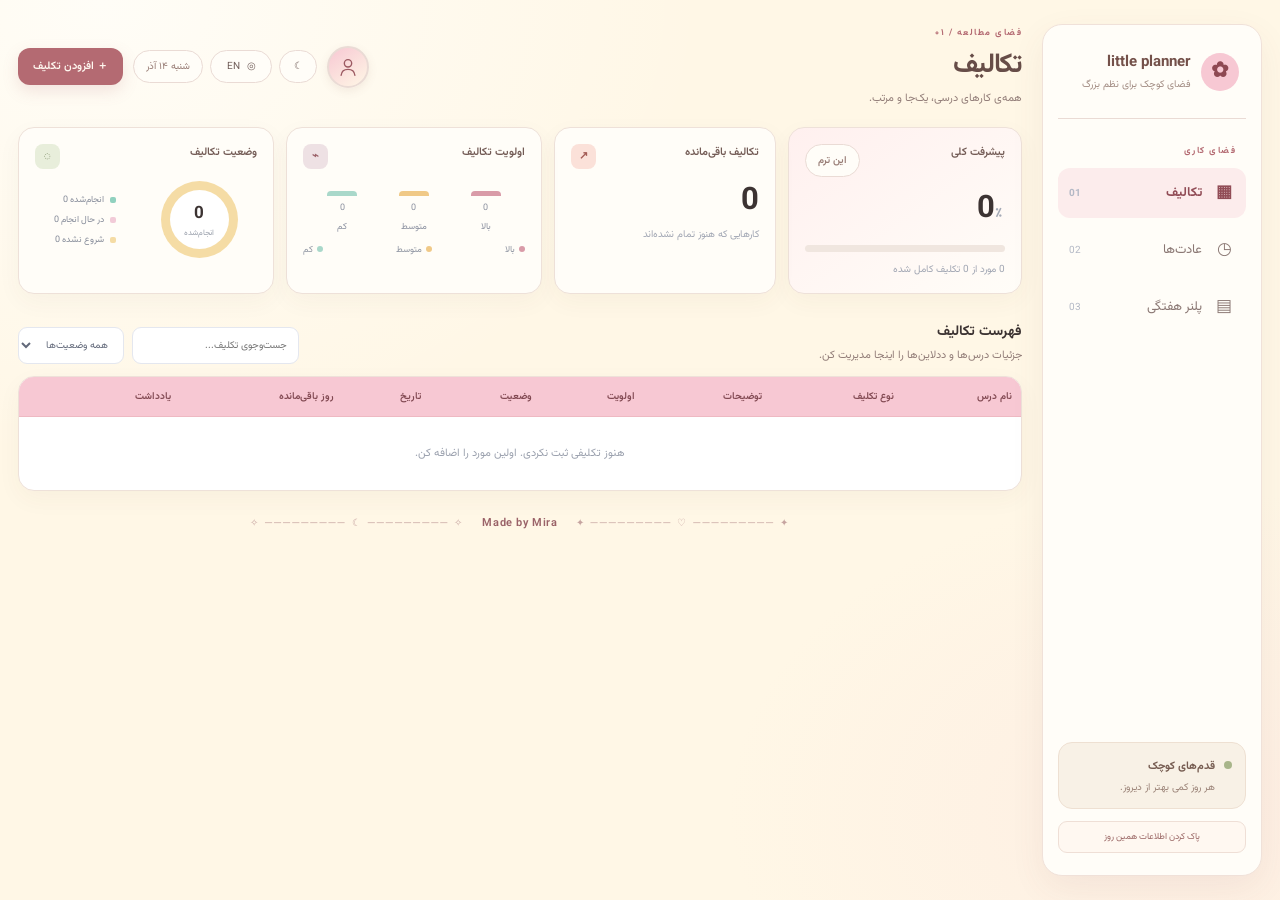
<file: index.html>
<!DOCTYPE html>
<html lang="fa" dir="rtl">
<head>
  <meta charset="UTF-8" />
  <meta name="viewport" content="width=device-width, initial-scale=1.0" />
  <title>Little Planner | Personal Dashboard</title>
  <link rel="preconnect" href="https://fonts.googleapis.com">
  <link rel="preconnect" href="https://fonts.gstatic.com" crossorigin>
  <link href="https://fonts.googleapis.com/css2?family=Vazirmatn:wght@400;500;600;700&display=swap" rel="stylesheet">
  <link rel="stylesheet" href="style.css" />
</head>
<body>
  <div class="app-shell">
    <aside class="sidebar">
      <div class="brand">
        <div class="brand-mark" aria-hidden="true">✿</div>
        <div><strong>little planner</strong><small>فضای کوچک برای نظم بزرگ</small></div>
      </div>
      <div class="sidebar-label">فضای کاری</div>
      <nav class="nav">
        <button class="nav-link active" data-view="assignments"><span class="nav-icon">▦</span><span>تکالیف</span><small>01</small></button>
        <button class="nav-link" data-view="habits"><span class="nav-icon">◷</span><span>عادت‌ها</span><small>02</small></button>
        <button class="nav-link" data-view="weekly"><span class="nav-icon">▤</span><span>پلنر هفتگی</span><small>03</small></button>
      </nav>
      <div class="sidebar-bottom">
        <div class="mini-note"><span class="note-dot"></span><div><b>قدم‌های کوچک</b><p>هر روز کمی بهتر از دیروز.</p></div></div>
        <button type="button" class="reset-demo-btn" id="clear-day-data">پاک کردن اطلاعات همین روز</button>
      </div>
    </aside>

    <main class="main">
      <header class="topbar">
        <div>
          <div class="eyebrow" id="top-eyebrow">STUDY SPACE / 01</div>
          <h1 id="page-title">تکالیف</h1>
          <p id="page-subtitle">همه‌ی کارهای درسی، یک‌جا و مرتب.</p>
        </div>
        <div class="top-actions">
          <button type="button" class="profile-avatar" aria-label="Profile" title="Little Planner profile"><svg viewBox="0 0 24 24" aria-hidden="true"><circle cx="12" cy="8" r="4"/><path d="M4.5 21c.5-4.1 3.2-6.4 7.5-6.4s7 2.3 7.5 6.4"/></svg></button><div class="top-toggles"><button type="button" id="theme-toggle" class="utility-btn" aria-label="Toggle theme">☾</button><button type="button" id="language-toggle" class="utility-btn language-btn">◎ <span>EN</span></button><span class="today-pill" id="today-label">امروز</span></div>
          <button class="primary-btn" id="main-add">＋ افزودن تکلیف</button>
        </div>
      </header>

      <section class="view active" id="view-assignments">
        <div class="summary-grid">
          <article class="summary-card progress-card">
            <div class="card-heading"><span>پیشرفت کلی</span><span class="tiny-tag">این ترم</span></div>
            <div class="big-number"><span id="assignment-progress">0</span><small>٪</small></div>
            <div class="progress-track"><span id="assignment-progress-bar"></span></div>
            <p class="muted" id="assignment-progress-copy">از تکالیف ثبت‌شده</p>
          </article>
          <article class="summary-card">
            <div class="card-heading"><span>تکالیف باقی‌مانده</span><span class="card-symbol peach">↗</span></div>
            <div class="big-number" id="remaining-count">0</div>
            <p class="muted">کارهایی که هنوز تمام نشده‌اند</p>
          </article>
          <article class="summary-card">
            <div class="card-heading"><span>اولویت تکالیف</span><span class="card-symbol lilac">⌁</span></div>
            <div class="mini-bars" id="priority-bars"></div>
            <div class="legend-row"><span><i class="dot dot-high"></i>بالا</span><span><i class="dot dot-medium"></i>متوسط</span><span><i class="dot dot-low"></i>کم</span></div>
          </article>
          <article class="summary-card">
            <div class="card-heading"><span>وضعیت تکالیف</span><span class="card-symbol mint">◌</span></div>
            <div class="status-chart"><div class="donut" id="assignment-donut"><div><b id="completed-count">0</b><small>انجام‌شده</small></div></div><div class="status-legend" id="assignment-legend"></div></div>
          </article>
        </div>

        <div class="section-heading">
          <div><h2>فهرست تکالیف</h2><p>جزئیات درس‌ها و ددلاین‌ها را اینجا مدیریت کن.</p></div>
          <div class="table-tools">
            <input id="assignment-search" class="search-input" placeholder="جست‌وجوی تکلیف..." />
            <select id="assignment-filter" class="select-input"><option value="all">همه وضعیت‌ها</option><option value="todo">شروع نشده</option><option value="doing">در حال انجام</option><option value="done">انجام شده</option></select>
          </div>
        </div>
        <div class="table-wrap">
          <table class="data-table">
            <thead><tr><th>نام درس</th><th>نوع تکلیف</th><th>توضیحات</th><th>اولویت</th><th>وضعیت</th><th>تاریخ</th><th>روز باقی‌مانده</th><th>یادداشت</th><th></th></tr></thead>
            <tbody id="assignments-body"></tbody>
          </table>
          <div class="empty-state" id="assignments-empty" hidden>هنوز تکلیفی ثبت نکردی. اولین مورد را اضافه کن.</div>
        </div>
      </section>

      <section class="view" id="view-habits">
        <div class="habit-top-grid">
          <article class="panel chart-panel">
            <div class="panel-title"><div><h2>روند استمرار</h2><p>تعداد عادت‌های انجام‌شده در روزهای اخیر</p></div><span class="tiny-tag">۳۰ روز اخیر</span></div>
            <div class="area-chart" id="habit-area-chart"></div>
          </article>
          <article class="panel compact-panel">
            <div class="panel-title"><div><h2>عادت‌های فعال</h2><p>عادت‌هایی که دنبال می‌کنی</p></div></div>
            <div id="habit-mini-list" class="habit-mini-list"></div>
          </article>
          <article class="panel compact-panel">
            <div class="panel-title"><div><h2>خلاصه‌ی امروز</h2><p>پیشرفت روزانه</p></div></div>
            <div class="habit-today-number"><b id="today-habit-percent">0%</b><span>از عادت‌ها کامل شده</span></div>
            <div class="progress-track"><span id="today-habit-bar"></span></div>
            <div class="small-stat-row"><span>انجام‌شده</span><b id="today-habit-done">0 از 0</b></div>
          </article>
        </div>
        <div class="section-heading habit-heading">
          <div><h2>تقویم پیگیری عادت‌ها</h2><p>برای ثبت عادت روزانه، خانه‌ی مربوط به امروز را علامت بزن.</p></div>
          <button class="primary-btn" id="add-habit">＋ عادت جدید</button>
        </div>
        <div class="panel habit-calendar-panel">
          <div class="calendar-legend"><span><i class="legend-square cyan"></i>سلامت</span><span><i class="legend-square green"></i>یادگیری</span><span><i class="legend-square purple"></i>سبک زندگی</span><span><i class="legend-square orange"></i>شخصی</span></div>
          <div class="habit-calendar-wrap"><table class="habit-calendar" id="habit-calendar"></table></div>
        </div>
        <div class="section-heading"><div><h2>لیست عادت‌ها</h2><p>اسم، دسته‌بندی و هدف هر عادت را ویرایش کن.</p></div></div>
        <div class="habit-cards" id="habit-cards"></div>
      </section>

      <section class="view" id="view-weekly">
        <div class="weekly-layout">
          <aside class="weekly-sidebar">
            <article class="panel month-panel">
              <div class="panel-title"><h2 id="mini-month-title">تقویم ماه</h2><div class="calendar-nav"><button type="button" id="month-prev" aria-label="ماه قبل">‹</button><button type="button" id="month-today">امروز</button><button type="button" id="month-next" aria-label="ماه بعد">›</button></div></div><div class="selected-date-label" id="selected-date-label"></div><div class="mini-calendar" id="mini-calendar"></div>
            </article>
            <article class="panel weekly-progress-panel">
              <div class="panel-title"><h2>پیشرفت هفتگی</h2></div>
              <div class="weekly-progress-number"><b id="week-progress">0%</b><span>کارهای تکمیل‌شده</span></div>
              <div class="progress-track"><span id="week-progress-bar"></span></div>
              <div class="week-bars" id="week-bars"></div>
            </article>
            <article class="panel focus-panel">
              <div class="panel-title"><h2>عادت‌های این هفته</h2></div>
              <div id="weekly-habits"></div>
            </article>
          </aside>
          <div class="weekly-main-column">
            <div class="weekly-view-toolbar"><span id="weekly-view-label">نمایش کارها:</span><div class="weekly-view-toggle" role="group" aria-label="Weekly task view"><button type="button" class="active" id="weekly-show-all">همه روزها</button><button type="button" id="weekly-show-selected">فقط روز انتخاب‌شده</button></div></div>
            <div class="weekly-days" id="weekly-days"></div>
          </div>
        </div>
      </section>
      <footer class="app-footer"><span class="footer-stars">✦ ───────── ♡ ───────── ✦</span><span>Made by Mira</span><span class="footer-stars">✧ ───────── ☾ ───────── ✧</span></footer>
    </main>
  </div>

  <dialog id="item-dialog" class="modal">
    <form method="dialog" id="item-form">
      <div class="modal-head"><div><span class="eyebrow">ویرایش سریع</span><h2 id="modal-title">افزودن مورد جدید</h2></div><button type="button" class="close-btn" id="modal-close">×</button></div>
      <div id="modal-fields" class="modal-fields"></div>
      <div class="modal-actions"><button type="button" class="secondary-btn" id="modal-cancel">انصراف</button><button type="submit" class="primary-btn">ذخیره اطلاعات</button></div>
    </form>
  </dialog>
  <script src="script.js"></script>
</body>
</html>
</file>
<file: style.css>
@import url('https://fonts.googleapis.com/css2?family=Vazirmatn:wght@400;500;600;700&display=swap');
:root{--ink:#252b3a;--muted:#858b9a;--line:#e5e8ef;--paper:#fff;--bg:#f0f1ff;--cyan:#ccecf0;--blue:#65b8cb;--green:#9bd7bd;--purple:#c9b0e9;--pink:#f5c9d6;--orange:#f4d19a;--red:#df888f;--shadow:0 10px 35px rgba(42,47,75,.05)}
*{box-sizing:border-box}body{margin:0;background:var(--bg);font-family:'Vazirmatn',sans-serif;color:var(--ink);font-size:13px}button,input,select,textarea{font:inherit}button{cursor:pointer}.app-shell{max-width:1600px;margin:0 auto;min-height:100vh;display:grid;grid-template-columns:230px minmax(0,1fr);gap:24px;padding:24px}.sidebar{background:#fff;border:1px solid #e5e7f1;border-radius:22px;padding:22px 15px;display:flex;flex-direction:column;min-height:calc(100vh - 48px);box-shadow:var(--shadow);position:sticky;top:24px;height:calc(100vh - 48px)}.brand{display:flex;align-items:center;gap:10px;padding:4px 7px 26px;border-bottom:1px solid var(--line)}.brand-mark{width:38px;height:38px;border-radius:13px;background:#d6f0ed;color:#387f85;display:grid;place-items:center;font-size:22px;font-weight:700}.brand strong{display:block;font-size:13px;letter-spacing:.3px}.brand small{display:block;color:var(--muted);font-size:10px;margin-top:3px}.sidebar-label,.eyebrow{font-size:9px;color:#a0a5b3;letter-spacing:1.5px;font-weight:700}.sidebar-label{padding:25px 10px 10px}.nav{display:grid;gap:7px}.nav-link{display:flex;align-items:center;gap:11px;border:0;background:transparent;text-align:right;padding:12px 11px;border-radius:12px;color:#777e8e;transition:.2s}.nav-link span:nth-child(2){flex:1}.nav-link small{font-size:10px;color:#b3b8c5}.nav-link.active{background:#e5f5f3;color:#287c80;font-weight:700}.nav-link:hover{background:#f4f6fa}.nav-icon{font-size:17px;width:22px;text-align:center}.sidebar-bottom{margin-top:auto}.mini-note{background:#f8f4ff;border:1px solid #eee6fa;border-radius:14px;padding:13px;display:flex;gap:9px;align-items:flex-start}.note-dot{width:8px;height:8px;border-radius:50%;background:#b59bdc;margin-top:5px;flex-shrink:0}.mini-note b{font-size:11px}.mini-note p{font-size:10px;color:#89859a;margin:4px 0 0}.sidebar-foot{font-size:9px;color:#adb1bd;text-align:center;margin-top:18px}.main{min-width:0;padding:4px 0}.topbar{display:flex;justify-content:space-between;align-items:center;margin:10px 0 24px;gap:15px}.topbar h1{font-size:27px;margin:4px 0 3px;letter-spacing:-.7px}.topbar p,.section-heading p,.panel-title p{color:var(--muted);margin:0;font-size:11px}.top-actions{display:flex;gap:10px;align-items:center}.today-pill,.tiny-tag{border:1px solid #e4e7ef;background:#fff;border-radius:20px;padding:8px 12px;font-size:10px;color:#818798;white-space:nowrap}.primary-btn{border:0;background:#2d777e;color:white;padding:10px 15px;border-radius:10px;box-shadow:0 4px 12px #2d777e1c;font-weight:600;font-size:11px;transition:.2s}.primary-btn:hover{background:#235f65;transform:translateY(-1px)}.secondary-btn{background:#f4f5f9;color:#626a7b;border:1px solid var(--line);padding:10px 15px;border-radius:10px;font-size:11px}.view{display:none;animation:fade .25s ease}.view.active{display:block}@keyframes fade{from{opacity:.3;transform:translateY(4px)}to{opacity:1;transform:none}}.summary-grid{display:grid;grid-template-columns:1.05fr 1fr 1.15fr 1.15fr;gap:12px;margin-bottom:27px}.summary-card,.panel{background:var(--paper);border:1px solid #e4e7ef;border-radius:15px;box-shadow:var(--shadow);min-width:0}.summary-card{padding:16px;min-height:145px}.card-heading,.panel-title{display:flex;justify-content:space-between;align-items:flex-start;gap:8px}.card-heading{font-size:11px;font-weight:600;color:#616879}.big-number{font-size:31px;font-weight:700;line-height:1.6;margin-top:8px}.big-number small{font-size:14px;color:#a4aab6;margin-right:3px}.muted{font-size:10px;color:#a1a6b3;margin:0}.progress-track{height:7px;background:#eef0f5;border-radius:10px;overflow:hidden;margin:10px 0}.progress-track span{display:block;height:100%;width:0;background:#82cdbd;border-radius:10px;transition:width .3s}.card-symbol{width:25px;height:25px;border-radius:8px;display:grid;place-items:center}.peach{background:#ffeadb;color:#bd855f}.lilac{background:#f1e8ff;color:#977bc3}.mint{background:#e2f7ef;color:#5aab91}.mini-bars{height:65px;display:flex;align-items:end;gap:13px;padding:0 10px}.mini-bar-wrap{height:100%;display:flex;flex-direction:column;align-items:center;justify-content:end;gap:5px;flex:1;font-size:9px;color:#8c91a0}.mini-bar{width:100%;max-width:30px;border-radius:4px 4px 0 0;min-height:3px}.legend-row{display:flex;justify-content:space-between;margin-top:9px;color:#8e94a1;font-size:9px}.dot{width:6px;height:6px;border-radius:50%;display:inline-block;margin-left:4px}.dot-high{background:#d99ba8}.dot-medium{background:#f0c987}.dot-low{background:#a9d8ca}.status-chart{display:flex;align-items:center;justify-content:space-around;margin-top:12px;gap:7px}.donut{width:77px;height:77px;border-radius:50%;background:conic-gradient(#91d1bf 0 40%,#f2cbd8 40% 65%,#f5dca5 65% 82%,#e7eaf0 82%);display:grid;place-items:center;position:relative;flex-shrink:0}.donut:before{content:"";position:absolute;inset:9px;background:#fff;border-radius:50%}.donut div{position:relative;text-align:center}.donut b{display:block;font-size:17px}.donut small{display:block;font-size:8px;color:#9aa0ac}.status-legend{display:grid;gap:6px;font-size:9px;color:#858b99}.legend-item{display:flex;gap:6px;align-items:center}.legend-item i{width:6px;height:6px;border-radius:2px;display:inline-block}.section-heading{display:flex;align-items:end;justify-content:space-between;gap:15px;margin:23px 0 12px}.section-heading h2,.panel-title h2{font-size:14px;margin:0 0 4px}.table-tools{display:flex;gap:8px}.search-input,.select-input{border:1px solid #e4e7ef;background:#fff;padding:9px 11px;border-radius:9px;outline:none;font-size:10px;color:#62697a;min-width:0}.search-input:focus,.select-input:focus{border-color:#8ccbc7}.table-wrap{background:#fff;border:1px solid #e4e7ef;border-radius:14px;overflow:auto;box-shadow:var(--shadow)}.data-table{border-collapse:collapse;width:100%;min-width:930px;font-size:10px}.data-table th{background:#d6eef0;color:#4c747c;font-weight:600;padding:12px 9px;text-align:right;white-space:nowrap;border-bottom:1px solid #c8e5e8}.data-table td{padding:9px;border-bottom:1px solid #f0f1f5;color:#6f7584;vertical-align:middle}.data-table tbody tr:hover{background:#fbfcff}.data-table tbody tr:last-child td{border-bottom:0}.data-table input,.data-table select{width:100%;min-width:75px;border:1px solid transparent;background:transparent;padding:5px;color:inherit;border-radius:5px;outline:none;font-size:10px}.data-table input:focus,.data-table select:focus{border-color:#b9dfe0;background:#fff}.priority-pill,.state-pill{display:inline-block;border-radius:5px;padding:5px 8px;font-size:9px;white-space:nowrap}.priority-high{background:#f7dce4;color:#b55e7a}.priority-medium{background:#ffedc9;color:#9c7835}.priority-low{background:#dff3eb;color:#498b78}.state-todo{background:#f0f1f6;color:#82889a}.state-doing{background:#e0f0f7;color:#498ba4}.state-done{background:#e0f4e9;color:#4a9a75}.row-actions{display:flex;gap:5px}.icon-btn{border:0;background:#f5f6fa;color:#9aa0ae;border-radius:6px;width:25px;height:25px}.icon-btn:hover{background:#fde9ec;color:#bf6b7a}.empty-state{text-align:center;padding:28px;color:#9ba1ae;font-size:11px}.habit-top-grid{display:grid;grid-template-columns:2fr 1fr 1fr;gap:13px}.panel{padding:16px}.panel-title{margin-bottom:13px}.panel-title h2{font-size:13px}.panel-title p{font-size:10px}.chart-panel{min-height:200px}.area-chart{height:130px;width:100%;position:relative;overflow:hidden;background:linear-gradient(to bottom,transparent 24%,#edf0f8 25%,transparent 26%,transparent 49%,#edf0f8 50%,transparent 51%,transparent 74%,#edf0f8 75%,transparent 76%)}.area-chart svg{width:100%;height:100%;display:block}.habit-mini-list{display:grid;gap:9px}.habit-mini-row{display:grid;grid-template-columns:1fr auto;gap:7px;font-size:10px;color:#7d8391;align-items:center}.habit-mini-row .mini-track{grid-column:1/-1;height:4px;background:#f0f1f5;border-radius:4px;overflow:hidden}.mini-track span{display:block;height:100%;border-radius:4px}.habit-today-number{text-align:center;margin:20px 0 8px}.habit-today-number b{display:block;font-size:28px;color:#65aa9b}.habit-today-number span{font-size:10px;color:#9ba1ae}.small-stat-row{display:flex;justify-content:space-between;color:#969baa;font-size:10px}.small-stat-row b{color:#606879}.habit-heading{margin-top:26px}.habit-calendar-panel{padding:13px}.calendar-legend{display:flex;gap:14px;flex-wrap:wrap;font-size:9px;color:#969baa;margin:2px 0 12px}.legend-square{display:inline-block;width:7px;height:7px;border-radius:2px;margin-left:4px}.cyan{background:#55b7cf}.green{background:#6dc8a4}.purple{background:#b48bdd}.orange{background:#e4ad54}.habit-calendar-wrap{overflow-x:auto}.habit-calendar{width:100%;border-collapse:separate;border-spacing:3px;min-width:850px;font-size:9px}.habit-calendar th{font-weight:500;color:#8e94a3;padding:7px 2px;background:#f8f9fc;border-radius:4px}.habit-calendar th:first-child{min-width:145px;text-align:right;padding-right:10px}.habit-calendar td{height:25px;text-align:center}.habit-calendar td:first-child{text-align:right;padding:5px 9px;color:#6f7585;white-space:nowrap;background:#fafbfe;border-radius:4px}.habit-check{width:14px;height:14px;border:1px solid #c9d0dc;border-radius:3px;appearance:none;vertical-align:middle;cursor:pointer;background:#fff}.habit-check:checked{background:var(--habit-color,#65b8cb);border-color:var(--habit-color,#65b8cb)}.habit-check:checked:after{content:'✓';color:#fff;font-size:10px;display:block;line-height:12px}.habit-cards{display:grid;grid-template-columns:repeat(3,minmax(0,1fr));gap:11px}.habit-card{background:#fff;border:1px solid #e4e7ef;border-radius:13px;padding:14px;box-shadow:var(--shadow)}.habit-card-head{display:flex;align-items:center;gap:8px}.habit-emoji{width:32px;height:32px;border-radius:10px;background:#f0f7f7;display:grid;place-items:center;font-size:16px}.habit-card-head b{font-size:11px;flex:1}.habit-card p{color:#9ba1ae;font-size:10px;margin:10px 0}.habit-card-foot{display:flex;justify-content:space-between;align-items:center;font-size:9px;color:#9298a5}.weekly-layout{display:grid;grid-template-columns:245px minmax(0,1fr);gap:13px}.weekly-sidebar{display:grid;align-content:start;gap:12px}.month-panel,.weekly-progress-panel,.focus-panel{padding:14px}.mini-calendar{display:grid;grid-template-columns:repeat(7,1fr);gap:4px;text-align:center}.mini-calendar span{font-size:9px;color:#969baa;padding:5px 0;border-radius:5px}.mini-calendar .weekday{font-weight:700;color:#7c8494}.mini-calendar .selected{background:#ccecf0;color:#387f88;font-weight:700}.mini-calendar .muted-day{color:#d0d3dc}.weekly-progress-number{display:flex;align-items:baseline;justify-content:space-between}.weekly-progress-number b{font-size:26px;color:#65ad9b}.weekly-progress-number span{font-size:9px;color:#9ba1ae}.week-bars{height:85px;display:flex;align-items:end;gap:8px;margin-top:16px}.week-bar-wrap{display:flex;flex-direction:column;align-items:center;gap:5px;flex:1;font-size:9px;color:#969baa}.week-bar{width:100%;background:#cce9e8;border-radius:4px 4px 0 0;min-height:5px}.focus-item{display:flex;gap:7px;align-items:center;margin:9px 0;color:#7f8594;font-size:10px}.focus-item input{accent-color:#65b8a6}.weekly-days{display:grid;grid-template-columns:repeat(2,minmax(0,1fr));gap:10px;align-content:start}.day-card{background:#fff;border:1px solid #e3e6ee;border-radius:13px;overflow:hidden;box-shadow:var(--shadow);min-width:0}.day-header{padding:12px 14px;display:flex;justify-content:space-between;align-items:center;background:var(--day-color,#d8eff0);border-bottom:1px solid #e4e7ef}.day-header h3{margin:0;font-size:13px;color:#536a75}.day-header span{font-size:9px;color:#78828f}.day-stats{display:grid;grid-template-columns:repeat(3,1fr);gap:5px;padding:10px 12px;border-bottom:1px solid #f0f1f5}.day-stat{border:1px solid #e7eaef;border-radius:6px;padding:6px 3px;text-align:center}.day-stat b{display:block;font-size:13px;color:#687486}.day-stat span{font-size:8px;color:#9ba1ae}.day-focus{padding:7px 12px;color:#8c92a0;font-size:9px;border-bottom:1px solid #f0f1f5}.day-task-list{padding:4px 12px 10px}.day-task{display:grid;grid-template-columns:14px minmax(0,1fr) auto;align-items:center;gap:6px;padding:7px 0;border-bottom:1px solid #f4f5f8;font-size:10px;color:#747b8a}.day-task:last-child{border-bottom:0}.day-task input{accent-color:#70bdb7}.day-task.done .task-name{text-decoration:line-through;color:#b4b8c2}.task-priority{font-size:8px;color:#9aa0ae;background:#f6f6fa;padding:3px 5px;border-radius:4px}.add-day-task{border:1px dashed #dfe3eb;background:#fbfcfe;border-radius:6px;width:100%;padding:7px;color:#9aa0ad;font-size:9px}.app-footer{display:flex;justify-content:space-between;gap:12px;color:#b0b4c0;font-size:9px;padding:24px 4px 8px}.modal{border:1px solid #e3e6ee;border-radius:18px;padding:0;width:min(500px,calc(100% - 28px));box-shadow:0 25px 100px #252b3a2b;color:var(--ink)}.modal::backdrop{background:#252b3a70;backdrop-filter:blur(3px)}.modal form{padding:23px}.modal-head{display:flex;justify-content:space-between;align-items:flex-start;margin-bottom:20px}.modal-head h2{font-size:19px;margin:4px 0}.close-btn{border:0;background:#f3f4f8;border-radius:8px;width:30px;height:30px;font-size:20px;color:#858b99}.modal-fields{display:grid;grid-template-columns:1fr 1fr;gap:13px}.field{display:grid;gap:6px}.field.full{grid-column:1/-1}.field label{font-size:10px;color:#747b8b}.field input,.field select,.field textarea{border:1px solid #e2e6ed;border-radius:8px;padding:10px;outline:none;width:100%;background:#fff;font-size:11px}.field textarea{min-height:70px;resize:vertical}.field input:focus,.field select:focus,.field textarea:focus{border-color:#8ccbc7}.modal-actions{display:flex;justify-content:flex-end;gap:8px;margin-top:22px}
@media(max-width:1150px){.app-shell{grid-template-columns:190px minmax(0,1fr);gap:16px;padding:16px}.summary-grid{grid-template-columns:repeat(2,minmax(0,1fr))}.habit-top-grid{grid-template-columns:1.5fr 1fr}.habit-top-grid .compact-panel:last-child{grid-column:1/-1}.weekly-layout{grid-template-columns:210px minmax(0,1fr)}.weekly-days{grid-template-columns:1fr}.habit-cards{grid-template-columns:repeat(2,minmax(0,1fr))}}
@media(max-width:760px){.app-shell{display:block;padding:12px}.sidebar{position:static;height:auto;min-height:0;padding:12px;border-radius:16px;margin-bottom:20px}.brand{padding:2px 4px 12px;border-bottom:0}.sidebar-label,.sidebar-bottom{display:none}.nav{display:grid;grid-template-columns:repeat(3,1fr);gap:5px}.nav-link{justify-content:center;flex-wrap:wrap;gap:5px;padding:10px 4px;font-size:10px}.nav-link span:nth-child(2){flex:initial}.nav-link small{display:none}.nav-icon{font-size:15px}.topbar{align-items:flex-start;margin:8px 2px 20px}.topbar h1{font-size:23px}.top-actions{flex-direction:column;align-items:stretch}.today-pill{display:none}.primary-btn{white-space:nowrap}.summary-grid{gap:8px}.summary-card{padding:12px;min-height:130px}.big-number{font-size:27px}.section-heading{align-items:flex-start;flex-direction:column}.table-tools{width:100%}.search-input{flex:1;width:50%}.select-input{max-width:48%}.habit-top-grid{grid-template-columns:1fr}.habit-top-grid .compact-panel:last-child{grid-column:auto}.habit-cards{grid-template-columns:1fr}.weekly-layout{grid-template-columns:1fr}.weekly-sidebar{grid-template-columns:1fr}.weekly-days{grid-template-columns:1fr}.app-footer{flex-direction:column}.modal-fields{grid-template-columns:1fr}.field.full{grid-column:auto}.data-table{min-width:900px}}
@media(min-width:761px) and (max-width:900px){.app-shell{grid-template-columns:155px minmax(0,1fr);gap:12px;padding:12px}.sidebar{padding:15px 9px}.summary-grid{grid-template-columns:repeat(2,1fr)}.habit-top-grid{grid-template-columns:1fr 1fr}.habit-top-grid .chart-panel{grid-column:1/-1}}

.calendar-nav{display:flex;align-items:center;gap:4px}.calendar-nav button{border:1px solid #e5e8ef;background:#fff;color:#777f90;border-radius:6px;padding:4px 7px;font:inherit;font-size:10px;line-height:1.2}.calendar-nav button:hover{background:#e8f5f3;color:#367d7e}.selected-date-label{font-size:9px;color:#8c92a1;margin:-3px 0 10px}.mini-calendar .calendar-day{border:0;background:transparent;font-family:inherit;cursor:pointer;font-size:9px;color:#737b8c;padding:5px 0;border-radius:6px;min-width:0}.mini-calendar .calendar-day:hover{background:#f0f4f8}.mini-calendar .calendar-day.selected{background:#ccecf0;color:#387f88;font-weight:700;outline:1px solid #a8dadd}.mini-calendar .calendar-day.today-date:not(.selected){box-shadow:inset 0 0 0 1px #83c5bd;color:#3c8a83}.reset-demo-btn{width:100%;margin-top:12px;background:#fff7f7;border:1px solid #f2dfe3;color:#b36d7b;border-radius:9px;padding:8px 6px;font:inherit;font-size:9px}.reset-demo-btn:hover{background:#fdebed}

.top-toggles{display:flex;align-items:center;gap:7px}.utility-btn{background:#fff;border:1px solid #e3e6ee;border-radius:9px;padding:8px 10px;color:#697183;font-size:10px}.delete-day-task{width:23px;height:23px;flex-shrink:0;font-size:11px;padding:0}.day-task{grid-template-columns:14px minmax(0,1fr) auto 23px}.reset-demo-btn{background:#fff7e8;color:#9b793c;border-color:#f1e2bf}
.auth-modal{border:1px solid #e3e6ee;border-radius:20px;padding:0;width:min(410px,calc(100% - 28px));box-shadow:0 25px 100px #252b3a30;color:var(--ink)}.auth-modal::backdrop{background:#252b3a80;backdrop-filter:blur(4px)}.auth-modal form{padding:28px}.auth-mark{margin:auto}.auth-modal h1{text-align:center;font-size:22px;margin:13px 0 5px}.auth-modal p{text-align:center;color:#9096a5;font-size:11px}.auth-tabs{display:grid;grid-template-columns:1fr 1fr;background:#f3f5f9;border-radius:9px;padding:4px;margin:20px 0}.auth-tab{border:0;background:transparent;padding:9px;border-radius:7px;font-size:11px;color:#82899a}.auth-tab.active{background:white;color:#327d80;box-shadow:0 2px 8px #2222}.auth-field{display:grid;gap:6px;margin:12px 0}.auth-field span{font-size:10px;color:#747b8b}.auth-field input{width:100%;border:1px solid #e2e6ed;border-radius:8px;padding:11px;outline:none;font:inherit;font-size:11px}.auth-field input:focus{border-color:#8ccbc7}.auth-submit{width:100%;margin-top:10px}.auth-skip{width:100%;border:0;background:transparent;color:#8d94a3;padding:12px;font-size:10px}.auth-note{display:block;text-align:center;color:#adb2be;font-size:9px}.auth-message{color:#c15d70!important;min-height:14px}
body.dark-mode{--ink:#e7e9f2;--muted:#a5acbd;--line:#3b4053;--paper:#252a3a;--bg:#171b29;--shadow:0 10px 35px rgba(0,0,0,.14);background:var(--bg);color:var(--ink)}body.dark-mode .sidebar,body.dark-mode .summary-card,body.dark-mode .panel,body.dark-mode .table-wrap,body.dark-mode .habit-card,body.dark-mode .day-card,body.dark-mode .modal,body.dark-mode .auth-modal{background:#252a3a;border-color:#393f53;color:#e7e9f2}body.dark-mode .brand,body.dark-mode .data-table td,body.dark-mode .day-stats,body.dark-mode .day-focus,body.dark-mode .day-task{border-color:#393f53}body.dark-mode .data-table th{background:#29444c;color:#d0eff0;border-color:#395a62}body.dark-mode .data-table td,body.dark-mode .nav-link,body.dark-mode .card-heading,body.dark-mode .section-heading p,body.dark-mode .panel-title p,body.dark-mode .muted,body.dark-mode .habit-card p{color:#aeb5c6}body.dark-mode .nav-link.active{background:#29464a;color:#b7ece6}body.dark-mode input,body.dark-mode select,body.dark-mode textarea,body.dark-mode .search-input,body.dark-mode .select-input,body.dark-mode .utility-btn,body.dark-mode .calendar-nav button,body.dark-mode .day-stat,body.dark-mode .day-task-list,body.dark-mode .habit-calendar td:first-child,body.dark-mode .mini-calendar .calendar-day,body.dark-mode .auth-tabs{background:#202536;color:#e2e5ee;border-color:#3b4155}body.dark-mode .day-header{filter:brightness(.72)}body.dark-mode .donut:before{background:#252a3a}body.dark-mode .today-pill,body.dark-mode .tiny-tag{background:#252a3a;border-color:#3b4155;color:#b7bdcc}body.dark-mode .progress-track{background:#3b4053}body.dark-mode .mini-note{background:#302a40;border-color:#413650}body.dark-mode .auth-tab.active{background:#30364a;color:#b7ece6}

/* Account entry and English layout */
.account-link{display:block;margin:0 18px 16px;padding:10px 12px;border:1px solid var(--line);border-radius:10px;text-decoration:none;color:var(--ink);font-size:12px;text-align:center;background:var(--paper)}
.account-link:hover{border-color:#8fcfc7;background:#edf8f6}
.english-ui{font-family:Inter,Arial,sans-serif;direction:ltr}
.english-ui .sidebar{text-align:left}
.english-ui .nav-link{direction:ltr}
.english-ui .topbar,.english-ui .section-heading,.english-ui .panel-title{direction:ltr}
.english-ui .data-table th,.english-ui .data-table td{text-align:left}
.english-ui .legend-row,.english-ui .calendar-legend{direction:ltr}

/* Little Planner visual refresh: soft editorial lavender + mint, with a deep plum night mode */
:root{--ink:#29253f;--muted:#85819a;--line:#e8e3f1;--paper:#fffdfd;--bg:#f5f2fb;--shadow:0 14px 38px rgba(64,47,99,.075);--accent:#7866bd;--accent-soft:#eee9fb}
body{background:radial-gradient(ellipse at 8% 0%,#e8e3fa 0,transparent 32%),radial-gradient(ellipse at 95% 85%,#e0f3ed 0,transparent 27%),var(--bg);transition:background .25s,color .25s}
.sidebar{border-color:#e7e0f2;background:rgba(255,253,255,.92);backdrop-filter:blur(16px);box-shadow:0 18px 50px rgba(68,49,103,.08)}
.brand-mark{background:linear-gradient(135deg,#d8cff7,#c8eee4);color:#5d4e98;border-radius:14px;box-shadow:0 7px 17px #8172b21c}
.nav-link.active{background:linear-gradient(100deg,#eee9fb,#e4f5ef);color:#6555a1}
.primary-btn{background:linear-gradient(135deg,#8270c7,#6a60aa);box-shadow:0 7px 18px #7768b52b;border-radius:11px}.primary-btn:hover{background:linear-gradient(135deg,#6f5db5,#5b5098)}
.summary-card,.panel,.habit-card,.table-wrap,.day-card{border-color:#e9e3f2;box-shadow:0 10px 30px rgba(63,47,93,.045);border-radius:17px}
.summary-card{background:linear-gradient(145deg,#fff,#fdfbff)}.progress-card{background:linear-gradient(145deg,#f1edff,#fff)}
.data-table th{background:#e9e5f7;color:#645b91;border-color:#ddd6f0}.today-pill,.tiny-tag{background:#fffaff;border-color:#e7e0f2}
.utility-btn{border-radius:11px;border-color:#e2dced;background:#fffaff;color:#6c609b;padding:9px 12px;box-shadow:0 3px 12px #6c609b0a}
.calendar-nav button{border-radius:8px}.calendar-day.selected{background:#7967bd;box-shadow:0 5px 12px #7967bd30}.calendar-day.today-date{border-color:#7dc7b3}
.modal{border-radius:20px;box-shadow:0 28px 90px #28203b30}.modal-head{border-color:var(--line)}
.english-ui{font-family:Inter,'DM Sans',Arial,sans-serif}.english-ui .sidebar{ text-align:left }.english-ui .sidebar-label{text-align:left}
body.dark-mode{--ink:#f0edf9;--muted:#aaa3c1;--line:#39334f;--paper:#242137;--bg:#171525;--shadow:0 16px 40px rgba(0,0,0,.22);background:radial-gradient(ellipse at 8% 0%,#30294d 0,transparent 32%),radial-gradient(ellipse at 95% 85%,#203c3a 0,transparent 27%),var(--bg)}
body.dark-mode .sidebar,body.dark-mode .summary-card,body.dark-mode .panel,body.dark-mode .table-wrap,body.dark-mode .habit-card,body.dark-mode .day-card,body.dark-mode .modal{background:rgba(36,33,55,.94);border-color:#3c3653;color:var(--ink)}
body.dark-mode .progress-card{background:linear-gradient(145deg,#30294b,#242137)}body.dark-mode .nav-link.active{background:linear-gradient(100deg,#3a315b,#263f42);color:#d7cffd}body.dark-mode .nav-link:hover{background:#2d2943}
body.dark-mode .brand-mark{background:linear-gradient(135deg,#524478,#2e5c56);color:#f1edff}body.dark-mode .data-table th{background:#342d4f;color:#d9d1ff;border-color:#484064}body.dark-mode .data-table tbody tr:hover{background:#2b2741}
body.dark-mode .utility-btn,body.dark-mode .today-pill,body.dark-mode .tiny-tag{background:#2a2640;border-color:#443b60;color:#d5ccf8}body.dark-mode .primary-btn{background:linear-gradient(135deg,#9584df,#7769bc)}body.dark-mode .secondary-btn{background:#302b48;color:#d9d3ed;border-color:#49415f}
body.dark-mode .mini-calendar .calendar-day{background:#29253f;color:#e7e1f8}body.dark-mode .mini-calendar .calendar-day.selected{background:#8876d0}body.dark-mode .habit-calendar th{background:#2b2742}body.dark-mode .habit-calendar td:first-child{background:#2a263f;color:#d0c9e6}body.dark-mode .donut:before{background:#242137}body.dark-mode .mini-note{background:#302845;border-color:#443858}body.dark-mode .progress-track{background:#39334f}
@media(max-width:760px){.app-shell{padding:10px}.sidebar{background:rgba(255,253,255,.96)}body.dark-mode .sidebar{background:rgba(36,33,55,.96)}.topbar{gap:10px}.top-toggles{display:flex;flex-wrap:wrap;gap:6px}.utility-btn{padding:8px 10px}}

/* Final palette: Blush Petal in light mode, Midnight Lagoon in dark mode */
:root{--ink:#3c3332;--muted:#927d78;--line:#eadbd5;--paper:#fffdf8;--bg:#fff7e6;--accent:#b46a72;--accent-soft:#f7c8d3;--cyan:#a9b7c6;--blue:#a9b7c6;--green:#a8b58a;--purple:#b46a72;--pink:#f7c8d3;--orange:#d8b58a;--red:#b46a72;--shadow:0 12px 34px rgba(92,54,50,.08)}
body{background:radial-gradient(ellipse at 8% 0%,#fffdf7 0,transparent 36%),radial-gradient(ellipse at 94% 90%,#f7c8d333 0,transparent 28%),var(--bg);color:var(--ink)}
.app-shell{max-width:1700px;grid-template-columns:220px minmax(0,1fr);gap:20px;padding:18px}
.sidebar{background:#fffdf8;border-color:#f0e1d9;border-radius:20px;box-shadow:0 12px 35px rgba(120,75,69,.07)}
.brand-mark{background:#f7c8d3;color:#8e4852;border-radius:50%;box-shadow:none;font-size:21px}
.brand strong{font-size:15px;letter-spacing:0;color:#74514a}.brand small{color:#a28c83}
.sidebar-label{color:#b46a72}.nav-link{color:#8a7773}.nav-link.active{background:#f7c8d355;color:#914c56;font-weight:700}.nav-link:hover{background:#f7c8d333}
.mini-note{background:#f8f1e6;border-color:#eee0d2}.note-dot{background:#a8b58a}.mini-note b{color:#765c51}.mini-note p{color:#9b8378}
.topbar{margin:4px 0 20px}.topbar h1{color:#674d48}.eyebrow{color:#b46a72}
.primary-btn{background:#b46a72;color:#fff8f0;box-shadow:0 6px 16px #b46a722b;border-radius:12px}.primary-btn:hover{background:#9f555e}
.utility-btn{border-radius:22px;border-color:#eadbd5;background:#fffdf8;color:#725f5b;box-shadow:none;min-width:38px;padding:8px 11px}.language-btn{display:flex;align-items:center;gap:7px;min-width:62px;justify-content:center}.top-toggles{gap:7px}.top-actions{gap:10px}
.profile-avatar{width:42px;height:42px;flex:0 0 42px;display:grid;place-items:center;border-radius:50%;border:2px solid #eadbd5;background:linear-gradient(145deg,#f7c8d3,#fff7e6);color:#9b5961;padding:8px;box-shadow:0 3px 10px #8c55521a}.profile-avatar svg{width:100%;height:100%;fill:none;stroke:currentColor;stroke-width:1.5;stroke-linecap:round}
.today-pill,.tiny-tag{background:#fffdf8;border-color:#eadbd5;color:#987c75}
.summary-card,.panel,.habit-card,.table-wrap,.day-card{border-color:#eee1d9;box-shadow:0 8px 25px rgba(101,66,57,.045);border-radius:16px}
.summary-card{background:#fffdf8}.progress-card{background:linear-gradient(145deg,#fff0ef,#fffdf8)}
.card-heading{color:#735b55}.progress-track{background:#f0e6df}.progress-track span{background:#a8b58a}.peach{background:#fbe1d9;color:#a45c56}.lilac{background:#eee1e4;color:#9c626a}.mint{background:#e8eedb;color:#65764d}
.data-table th{background:#f7c8d3;color:#804851;border-color:#eeb9c2}.data-table tbody tr:hover{background:#fff8f5}.search-input:focus,.select-input:focus{border-color:#b46a72}
.habit-calendar th{background:#f8eee7;color:#8c6e68}.habit-calendar td:first-child{background:#fff8f1}.habit-check{border-color:#d9c8bf}.habit-check:checked{background:var(--habit-color,#a8b58a);border-color:var(--habit-color,#a8b58a)}
.mini-calendar .calendar-day.selected{background:#b46a72;color:white;outline:1px solid #b46a72}.mini-calendar .calendar-day.today-date:not(.selected){box-shadow:inset 0 0 0 1px #a8b58a;color:#71814f}
.app-footer{justify-content:center;align-items:center;gap:18px;color:#b46a72;padding:24px 4px 12px}.app-footer>span:nth-child(2){font-size:11px;font-weight:600;letter-spacing:.6px;color:#9a6268}.footer-stars{font-size:10px;letter-spacing:2px;color:#c6a4a0}
.reset-demo-btn{background:#fff8f1;border-color:#efdfd6;color:#9c6967}.reset-demo-btn:hover{background:#fbe8e6}
.modal{background:#fffdf8;border-color:#eadbd5}.field input,.field select,.field textarea{background:#fffdf8;border-color:#eadbd5}.secondary-btn{background:#f8eee7;color:#7f625d;border-color:#eadbd5}
body.dark-mode{--ink:#e6e0d6;--muted:#b2aaa0;--line:#3c4148;--paper:#1c2430;--bg:#121212;--accent:#8a5a2b;--accent-soft:#4b1e23;--shadow:0 16px 42px rgba(0,0,0,.28);background:radial-gradient(ellipse at 8% 0%,#1c2430 0,transparent 38%),radial-gradient(ellipse at 94% 85%,#4b1e2333 0,transparent 30%),#121212;color:#e6e0d6}
body.dark-mode .sidebar,body.dark-mode .summary-card,body.dark-mode .panel,body.dark-mode .table-wrap,body.dark-mode .habit-card,body.dark-mode .day-card,body.dark-mode .modal{background:#1c2430;border-color:#343d46;color:#e6e0d6}
body.dark-mode .brand strong,body.dark-mode .topbar h1{color:#e6e0d6}body.dark-mode .brand small,body.dark-mode .nav-link,body.dark-mode .card-heading,body.dark-mode .section-heading p,body.dark-mode .panel-title p,body.dark-mode .muted,body.dark-mode .habit-card p{color:#b2aaa0}
body.dark-mode .brand-mark{background:#4b1e23;color:#e6e0d6}body.dark-mode .nav-link.active{background:#4b1e23;color:#f0d9d4}body.dark-mode .nav-link:hover{background:#29333d}
body.dark-mode .mini-note{background:#232a2d;border-color:#3c4148}body.dark-mode .mini-note b{color:#e6e0d6}body.dark-mode .mini-note p{color:#b2aaa0}body.dark-mode .note-dot{background:#6b6f4e}
body.dark-mode .primary-btn{background:#8a5a2b;color:#fff4e8;box-shadow:0 6px 16px #0003}body.dark-mode .primary-btn:hover{background:#a56b35}body.dark-mode .utility-btn,body.dark-mode .today-pill,body.dark-mode .tiny-tag{background:#1c2430;border-color:#414952;color:#e6e0d6}
body.dark-mode .profile-avatar{background:#4b1e23;border-color:#6b6f4e;color:#e6e0d6}body.dark-mode .progress-card{background:linear-gradient(145deg,#2a2226,#1c2430)}body.dark-mode .progress-track{background:#343d46}body.dark-mode .progress-track span{background:#6b6f4e}
body.dark-mode .data-table th{background:#4b1e23;color:#f0ded9;border-color:#66363a}body.dark-mode .data-table td{border-color:#343d46;color:#c5c0b8}body.dark-mode .data-table tbody tr:hover{background:#242d37}body.dark-mode .search-input,body.dark-mode .select-input,body.dark-mode input,body.dark-mode select,body.dark-mode textarea{background:#171d26;color:#e6e0d6;border-color:#414952}
body.dark-mode .habit-calendar th{background:#29333d;color:#d5ccc0}body.dark-mode .habit-calendar td:first-child{background:#232c35;color:#e6e0d6}body.dark-mode .habit-check{background:#171d26;border-color:#56616b}body.dark-mode .habit-check:checked{background:var(--habit-color,#6b6f4e);border-color:var(--habit-color,#6b6f4e)}
body.dark-mode .mini-calendar .calendar-day{background:#1c2430;color:#e6e0d6}body.dark-mode .mini-calendar .calendar-day.selected{background:#8a5a2b;color:#fff}body.dark-mode .mini-calendar .calendar-day.today-date:not(.selected){box-shadow:inset 0 0 0 1px #6b6f4e;color:#d7ddb9}body.dark-mode .donut:before{background:#1c2430}body.dark-mode .reset-demo-btn{background:#2b2223;border-color:#4b3032;color:#e4b7b5}body.dark-mode .secondary-btn{background:#29333d;color:#e6e0d6;border-color:#414952}body.dark-mode .field input,body.dark-mode .field select,body.dark-mode .field textarea{background:#171d26;border-color:#414952}body.dark-mode .app-footer>span:nth-child(2){color:#c69b7b}body.dark-mode .footer-stars{color:#6b6f4e}
@media(max-width:760px){.app-shell{padding:10px}.sidebar{background:#fffdf8}body.dark-mode .sidebar{background:#1c2430}.topbar{align-items:flex-start}.top-actions{flex-wrap:wrap;justify-content:flex-end;max-width:55%}.profile-avatar{width:36px;height:36px;flex-basis:36px}.top-toggles{gap:5px}.utility-btn{padding:7px 9px}.app-footer{gap:8px}.footer-stars{display:none}}
/* Native date picker: opens the browser's compact calendar and supports click-to-select. */
.modal .field input[type="date"]{min-height:38px;cursor:pointer;color-scheme:light}
body.dark-mode .modal .field input[type="date"]{color-scheme:dark}

/* Locale-aware custom due-date picker */
.date-picker-wrap{position:relative;display:flex;gap:6px;align-items:stretch}.date-picker-wrap input{flex:1;min-width:0;cursor:pointer}.date-picker-trigger{border:1px solid var(--line,#e2e6ed);border-radius:8px;background:var(--paper,#fff);color:var(--ink,#444);padding:0 12px;font-size:17px}.date-picker-popover{position:absolute;z-index:1000;top:calc(100% + 7px);inset-inline-end:0;width:260px;padding:12px;background:var(--paper,#fff);color:var(--ink,#333);border:1px solid var(--line,#e2e6ed);border-radius:13px;box-shadow:0 12px 35px #18202b25}.date-picker-popover[hidden]{display:none}.date-picker-head{display:flex;justify-content:space-between;align-items:center;gap:8px;margin-bottom:10px}.date-picker-head strong{font-size:12px}.date-picker-head button{border:1px solid var(--line,#e2e6ed);border-radius:7px;background:transparent;color:inherit;padding:3px 9px}.date-picker-grid{display:grid;grid-template-columns:repeat(7,minmax(0,1fr));gap:3px;text-align:center}.date-picker-weekday{font-size:10px;color:var(--muted,#888);padding:5px 0;font-weight:700}.date-picker-blank{min-height:29px}.date-picker-day{border:0;border-radius:7px;background:transparent;color:inherit;padding:6px 0;font-size:11px}.date-picker-day:hover{background:#f7e5e7}.date-picker-day.selected{background:#b46a72;color:#fff;font-weight:700}.date-picker-day.today:not(.selected){outline:1px solid #a8b58a}body.dark-mode .date-picker-trigger,body.dark-mode .date-picker-popover,body.dark-mode .date-picker-head button{background:#1c2430;color:#e6e0d6;border-color:#414952}body.dark-mode .date-picker-day:hover{background:#3a2b32}


/* Weekly planner day filter */
.weekly-main-column{min-width:0;display:flex;flex-direction:column;gap:12px}.weekly-view-toolbar{display:flex;align-items:center;justify-content:space-between;gap:12px;flex-wrap:wrap;padding:10px 13px;background:var(--paper);border:1px solid var(--line);border-radius:13px;color:var(--muted);font-size:11px}.weekly-view-toggle{display:flex;gap:6px;flex-wrap:wrap}.weekly-view-toggle button{border:1px solid var(--line);background:transparent;color:var(--muted);border-radius:9px;padding:7px 11px;font-size:10px}.weekly-view-toggle button.active{background:var(--accent-soft);border-color:var(--accent-soft);color:var(--ink);font-weight:700}.day-header[role=button]{cursor:pointer}.day-header[role=button]:focus-visible{outline:2px solid var(--accent);outline-offset:3px;border-radius:8px}.weekly-view-toolbar{background:var(--paper)}body.dark-mode .weekly-view-toolbar{background:#242137;border-color:#39334f;color:var(--muted)}body.dark-mode .weekly-view-toggle button{background:#2a2640;border-color:#443b60;color:#d5ccf8}body.dark-mode .weekly-view-toggle button.active{background:#51436f;border-color:#51436f;color:#fff}

/* Dark theme refresh: Snow / Pastel Petal / Electric Rose / Dark Raspberry / Rich Mahogany */
body.dark-mode{
  --ink:#fff3f2;
  --muted:#e6b8cf;
  --line:#6b244b;
  --paper:#351027;
  --bg:#250209;
  --accent:#f10291;
  --accent-soft:#89235b;
  --shadow:0 16px 42px rgba(12,0,5,.38);
  background:
    radial-gradient(ellipse at 88% 8%,rgba(241,2,145,.25) 0,transparent 34%),
    radial-gradient(ellipse at 8% 88%,rgba(137,35,91,.38) 0,transparent 36%),
    #250209;
  color:#fff3f2;
}
body.dark-mode .sidebar,
body.dark-mode .summary-card,
body.dark-mode .panel,
body.dark-mode .table-wrap,
body.dark-mode .habit-card,
body.dark-mode .day-card,
body.dark-mode .modal,
body.dark-mode .auth-modal{
  background:#351027;
  border-color:#6b244b;
  color:#fff3f2;
}
body.dark-mode .sidebar{background:linear-gradient(180deg,#351027,#250209)}
body.dark-mode .brand strong,
body.dark-mode .topbar h1,
body.dark-mode .panel-title h2,
body.dark-mode .section-heading h2{color:#fff3f2}
body.dark-mode .brand small,
body.dark-mode .nav-link,
body.dark-mode .card-heading,
body.dark-mode .section-heading p,
body.dark-mode .panel-title p,
body.dark-mode .muted,
body.dark-mode .habit-card p,
body.dark-mode .sidebar-label,
body.dark-mode .eyebrow{color:#e6b8cf}
body.dark-mode .brand-mark,
body.dark-mode .profile-avatar{background:#89235b;color:#fff3f2;border-color:#f10291}
body.dark-mode .nav-link.active{background:#89235b;color:#fff3f2}
body.dark-mode .nav-link:hover{background:#4b1535}
body.dark-mode .mini-note{background:#42132f;border-color:#89235b}
body.dark-mode .mini-note b{color:#fff3f2}
body.dark-mode .mini-note p{color:#e6b8cf}
body.dark-mode .note-dot{background:#f10291}
body.dark-mode .primary-btn{background:#f10291;color:#fff3f2;box-shadow:0 6px 18px rgba(241,2,145,.22)}
body.dark-mode .primary-btn:hover{background:#d90080}
body.dark-mode .secondary-btn,
body.dark-mode .utility-btn,
body.dark-mode .today-pill,
body.dark-mode .tiny-tag{background:#42132f;border-color:#89235b;color:#fff3f2}
body.dark-mode input,
body.dark-mode select,
body.dark-mode textarea,
body.dark-mode .search-input,
body.dark-mode .select-input,
body.dark-mode .field input,
body.dark-mode .field select,
body.dark-mode .field textarea{background:#250b1a;color:#fff3f2;border-color:#6b244b}
body.dark-mode input::placeholder,
body.dark-mode textarea::placeholder{color:#c58aa8}
body.dark-mode .data-table th{background:#89235b;color:#fff3f2;border-color:#a33b72}
body.dark-mode .data-table td{border-color:#54203d;color:#f3dce8}
body.dark-mode .data-table tbody tr:hover{background:#42132f}
body.dark-mode .progress-track{background:#5a2442}
body.dark-mode .progress-track span{background:#f10291}
body.dark-mode .donut:before{background:#351027}
body.dark-mode .habit-calendar th{background:#42132f;color:#fff3f2}
body.dark-mode .habit-calendar td:first-child{background:#351027;color:#fff3f2}
body.dark-mode .habit-check{background:#250b1a;border-color:#a64c7b}
body.dark-mode .habit-check:checked{background:#f10291;border-color:#f10291}
body.dark-mode .mini-calendar .calendar-day,
body.dark-mode .date-picker-trigger,
body.dark-mode .date-picker-popover,
body.dark-mode .date-picker-head button{background:#351027;color:#fff3f2;border-color:#6b244b}
body.dark-mode .mini-calendar .calendar-day.selected,
body.dark-mode .date-picker-day.selected{background:#f10291;color:#fff3f2}
body.dark-mode .date-picker-day:hover{background:#89235b}
body.dark-mode .date-picker-day.today:not(.selected){outline-color:#f10291}
body.dark-mode .weekly-view-toolbar{background:#351027;border-color:#6b244b;color:#e6b8cf}
body.dark-mode .weekly-view-toggle button{background:#250b1a;border-color:#6b244b;color:#e6b8cf}
body.dark-mode .weekly-view-toggle button.active{background:#89235b;border-color:#89235b;color:#fff3f2}
body.dark-mode .day-header{filter:none}
body.dark-mode .day-stat,
body.dark-mode .day-task-list{background:#250b1a;color:#fff3f2;border-color:#6b244b}
body.dark-mode .icon-btn{background:#42132f;color:#f3b5d6}
body.dark-mode .icon-btn:hover{background:#89235b;color:#fff3f2}
body.dark-mode .app-footer{color:#e6b8cf}
body.dark-mode .app-footer>span:nth-child(2){color:#f10291}
body.dark-mode .footer-stars{color:#f7a4d2}
body.dark-mode .reset-demo-btn{background:#42132f;border-color:#89235b;color:#fff3f2}
@media(max-width:760px){body.dark-mode .sidebar{background:#351027}}
</file>
